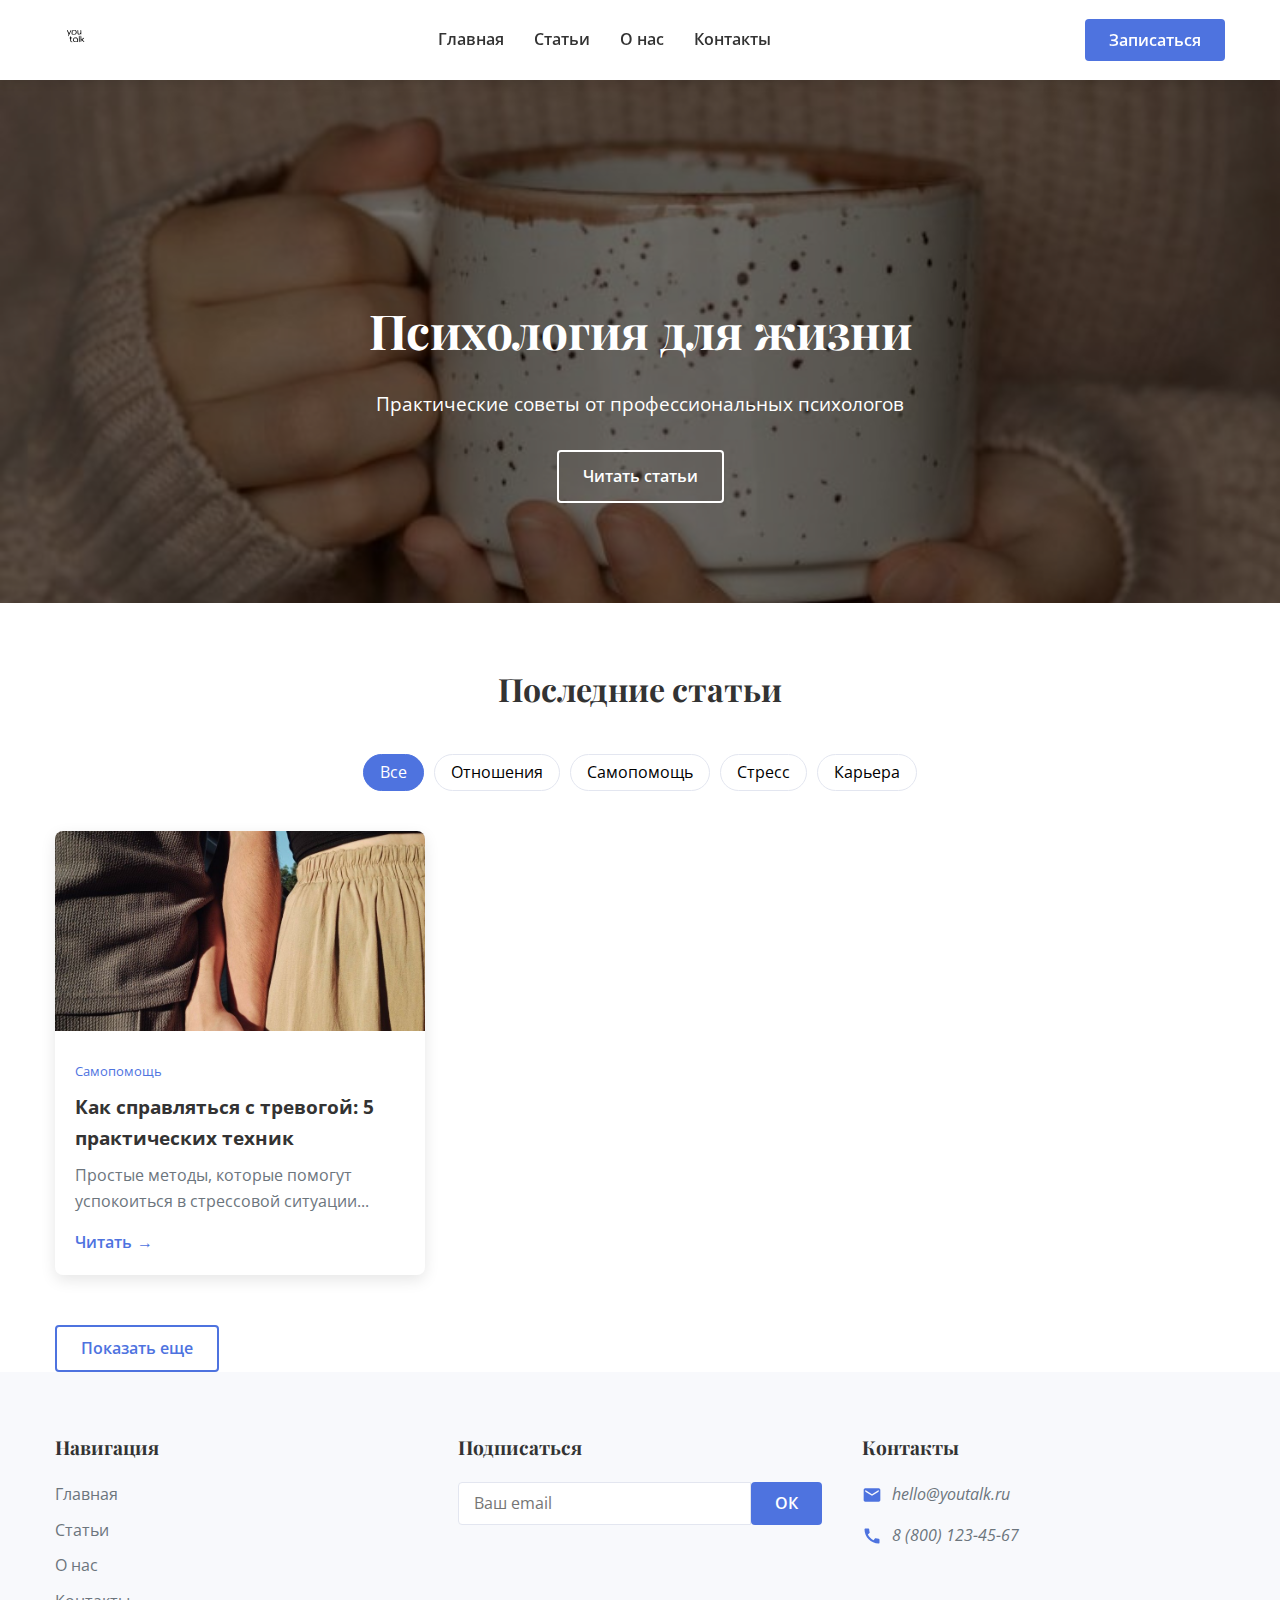
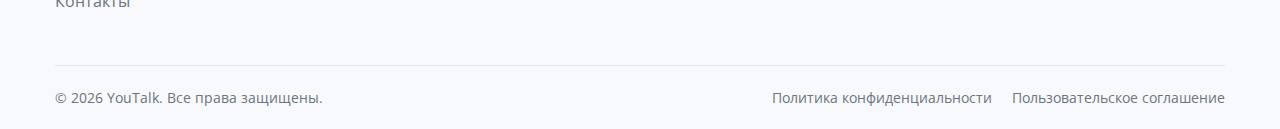
<file: index.html>
<!DOCTYPE html>
<html lang="ru">
<head>
    <meta charset="UTF-8">
    <meta name="viewport" content="width=device-width, initial-scale=1.0">
    <title>YouTalk - Блог о психологии</title>
    <link rel="stylesheet" href="css/normalize.css">
    <link rel="stylesheet" href="css/style.css">
    <link rel="preconnect" href="https://fonts.googleapis.com">
    <link rel="preconnect" href="https://fonts.gstatic.com" crossorigin>
    <link href="https://fonts.googleapis.com/css2?family=Open+Sans:wght@400;600;700&family=Playfair+Display:wght@700&display=swap" rel="stylesheet">
</head>
<body>
<header class="header">
    <div class="container header__container">
        <a href="index.html" class="logo">
            <img src="img/logo.svg" alt="YouTalk" class="logo__img">
        </a>

        <nav class="nav">
            <ul class="nav__list">
                <li class="nav__item"><a href="#" class="nav__link">Главная</a></li>
                <li class="nav__item"><a href="#" class="nav__link">Статьи</a></li>
                <li class="nav__item"><a href="#" class="nav__link">О нас</a></li>
                <li class="nav__item"><a href="#" class="nav__link">Контакты</a></li>
            </ul>
        </nav>

        <button class="button button--primary">Записаться</button>

        <button class="menu-button">
            <svg class="menu-button__icon">
                <use xlink:href="icons/sprite.svg#menu"></use>
            </svg>
        </button>
    </div>
</header>

<main class="main">
    <section class="hero">
        <div class="container hero__container">
            <h1 class="hero__title">Психология для жизни</h1>
            <p class="hero__text">Практические советы от профессиональных психологов</p>
            <a href="#" class="button button--secondary">Читать статьи</a>
        </div>
    </section>

    <section class="articles">
        <div class="container">
            <h2 class="section-title">Последние статьи</h2>

            <div class="tags">
                <button class="tags__item tags__item--active">Все</button>
                <button class="tags__item">Отношения</button>
                <button class="tags__item">Самопомощь</button>
                <button class="tags__item">Стресс</button>
                <button class="tags__item">Карьера</button>
            </div>

            <div class="articles-grid">
                <article class="article-card">
                    <img src="img/article1.jpg" alt="Как справляться с тревогой" class="article-card__img">
                    <div class="article-card__content">
                        <span class="article-card__category">Самопомощь</span>
                        <h3 class="article-card__title">Как справляться с тревогой: 5 практических техник</h3>
                        <p class="article-card__excerpt">Простые методы, которые помогут успокоиться в стрессовой ситуации...</p>
                        <a href="article.html" class="article-card__link">Читать</a>
                    </div>
                </article>

            </div>

            <div class="articles__more">
                <button class="button button--outline">Показать еще</button>
            </div>
        </div>
    </section>
</main>

<footer class="footer">
    <div class="container">
        <div class="footer__top">
            <div class="footer__col">
                <h3 class="footer__title">Навигация</h3>
                <ul class="footer__nav">
                    <li><a href="#" class="footer__link">Главная</a></li>
                    <li><a href="#" class="footer__link">Статьи</a></li>
                    <li><a href="#" class="footer__link">О нас</a></li>
                    <li><a href="#" class="footer__link">Контакты</a></li>
                </ul>
            </div>

            <div class="footer__col">
                <h3 class="footer__title">Подписаться</h3>
                <form class="subscribe-form">
                    <input type="email" placeholder="Ваш email" class="subscribe-form__input">
                    <button type="submit" class="button button--primary">ОК</button>
                </form>
            </div>

            <div class="footer__col">
                <h3 class="footer__title">Контакты</h3>
                <address class="footer__contacts">
                    <a href="mailto:hello@youtalk.ru" class="footer__contact">
                        <svg class="footer__contact-icon">
                            <use xlink:href="icons/sprite.svg#email"></use>
                        </svg>
                        hello@youtalk.ru
                    </a>
                    <a href="tel:+78001234567" class="footer__contact">
                        <svg class="footer__contact-icon">
                            <use xlink:href="icons/sprite.svg#phone"></use>
                        </svg>
                        8 (800) 123-45-67
                    </a>
                </address>
            </div>
        </div>

        <div class="footer__bottom">
            <p class="footer__copyright">© 2023 YouTalk. Все права защищены.</p>
            <div class="footer__legal">
                <a href="#" class="footer__legal-link">Политика конфиденциальности</a>
                <a href="#" class="footer__legal-link">Пользовательское соглашение</a>
            </div>
        </div>
    </div>
</footer>

<script src="js/script.js"></script>
</body>
</html>
</file>
<file: css/style.css>
:root {
    --primary: #4e73df;
    --primary-hover: #3a5ccc;
    --secondary: #f8f9fc;
    --text: #333333;
    --text-light: #6c757d;
    --background: #ffffff;
    --border: #e3e6f0;
}

* {
    box-sizing: border-box;
    margin: 0;
    padding: 0;
}

body {
    font-family: 'Open Sans', sans-serif;
    color: var(--text);
    line-height: 1.6;
    background-color: var(--background);
}

.container {
    width: 100%;
    max-width: 1200px;
    margin: 0 auto;
    padding: 0 15px;
}

/* Header */
.header {
    position: fixed;
    top: 0;
    left: 0;
    width: 100%;
    background-color: var(--background);
    box-shadow: 0 2px 10px rgba(0, 0, 0, 0.1);
    z-index: 1000;
}

.header__container {
    display: flex;
    align-items: center;
    justify-content: space-between;
    height: 80px;
}

.logo__img {
    height: 40px;
}

.nav__list {
    display: flex;
    list-style: none;
}

.nav__item {
    margin-left: 30px;
}

.nav__link {
    text-decoration: none;
    color: var(--text);
    font-weight: 600;
    transition: color 0.3s;
}

.nav__link:hover {
    color: var(--primary);
}

.menu-button {
    display: none;
    background: none;
    border: none;
    cursor: pointer;
}

/* Hero section */
.hero {
    background: linear-gradient(rgba(0, 0, 0, 0.5), rgba(0, 0, 0, 0.5)), url('../img/hero-bg.jpg') no-repeat center center;
    background-size: cover;
    color: white;
    padding: 180px 0 100px;
    margin-top: 80px;
    text-align: center;
}

.hero__title {
    font-family: 'Playfair Display', serif;
    font-size: 3rem;
    margin-bottom: 20px;
}

.hero__text {
    font-size: 1.2rem;
    max-width: 700px;
    margin: 0 auto 30px;
}

/* Articles section */
.section-title {
    font-family: 'Playfair Display', serif;
    font-size: 2rem;
    text-align: center;
    margin: 60px 0 40px;
}

.tags {
    display: flex;
    justify-content: center;
    flex-wrap: wrap;
    gap: 10px;
    margin-bottom: 40px;
}

.tags__item {
    padding: 8px 16px;
    border: 1px solid var(--border);
    border-radius: 20px;
    background: none;
    cursor: pointer;
    transition: all 0.3s;
}

.tags__item:hover, .tags__item--active {
    background-color: var(--primary);
    color: white;
    border-color: var(--primary);
}

.articles-grid {
    display: grid;
    grid-template-columns: repeat(3, 1fr);
    gap: 30px;
    margin-bottom: 50px;
}

.article-card {
    border-radius: 8px;
    overflow: hidden;
    box-shadow: 0 5px 15px rgba(0, 0, 0, 0.1);
    transition: transform 0.3s;
}

.article-card:hover {
    transform: translateY(-5px);
}

.article-card__img {
    width: 100%;
    height: 200px;
    object-fit: cover;
}

.article-card__content {
    padding: 20px;
}

.article-card__category {
    display: inline-block;
    font-size: 0.8rem;
    color: var(--primary);
    margin-bottom: 10px;
}

.article-card__title {
    font-size: 1.2rem;
    margin-bottom: 10px;
}

.article-card__excerpt {
    color: var(--text-light);
    margin-bottom: 15px;
}

.article-card__link {
    color: var(--primary);
    text-decoration: none;
    font-weight: 600;
    display: inline-flex;
    align-items: center;
}

.article-card__link::after {
    content: '→';
    margin-left: 5px;
    transition: margin-left 0.3s;
}

.article-card__link:hover::after {
    margin-left: 10px;
}

/* Footer */
.footer {
    background-color: #f8f9fc;
    padding: 60px 0 20px;
}

.footer__top {
    display: grid;
    grid-template-columns: repeat(3, 1fr);
    gap: 40px;
    margin-bottom: 40px;
}

.footer__title {
    font-family: 'Playfair Display', serif;
    font-size: 1.2rem;
    margin-bottom: 20px;
}

.footer__nav {
    list-style: none;
}

.footer__link {
    display: block;
    margin-bottom: 10px;
    color: var(--text-light);
    text-decoration: none;
    transition: color 0.3s;
}

.footer__link:hover {
    color: var(--primary);
}

.subscribe-form {
    display: flex;
}

.subscribe-form__input {
    flex-grow: 1;
    padding: 10px 15px;
    border: 1px solid var(--border);
    border-radius: 4px 0 0 4px;
    outline: none;
}

.footer__contact {
    display: flex;
    align-items: center;
    margin-bottom: 15px;
    color: var(--text-light);
    text-decoration: none;
}

.footer__contact-icon {
    width: 20px;
    height: 20px;
    margin-right: 10px;
    fill: var(--primary);
}

.footer__bottom {
    border-top: 1px solid var(--border);
    padding-top: 20px;
    display: flex;
    justify-content: space-between;
    align-items: center;
}

.footer__copyright {
    color: var(--text-light);
    font-size: 0.9rem;
}

.footer__legal {
    display: flex;
    gap: 20px;
}

.footer__legal-link {
    color: var(--text-light);
    font-size: 0.9rem;
    text-decoration: none;
}

/* Article page styles */
.article__header {
    text-align: center;
    margin-bottom: 40px;
}

.article__category {
    display: inline-block;
    padding: 5px 15px;
    background-color: var(--primary);
    color: white;
    border-radius: 4px;
    margin-bottom: 15px;
}

.article__title {
    font-family: 'Playfair Display', serif;
    font-size: 2.5rem;
    margin-bottom: 20px;
}

.article__meta {
    display: flex;
    justify-content: center;
    gap: 20px;
    color: var(--text-light);
    margin-bottom: 30px;
}

.article__image {
    width: 100%;
    max-height: 500px;
    object-fit: cover;
    border-radius: 8px;
    margin-bottom: 30px;
}

.article__subtitle {
    font-family: 'Playfair Display', serif;
    font-size: 1.8rem;
    margin: 30px 0 20px;
}

.article__list {
    margin: 20px 0 20px 30px;
}

.article__share {
    display: flex;
    align-items: center;
    margin: 50px 0;
    padding: 20px 0;
    border-top: 1px solid var(--border);
    border-bottom: 1px solid var(--border);
}

.article__share-text {
    margin-right: 20px;
    font-weight: 600;
}

.social-links {
    display: flex;
    gap: 15px;
}

.social-links__icon {
    width: 24px;
    height: 24px;
    fill: var(--text-light);
    transition: fill 0.3s;
}

.social-links__item:hover .social-links__icon {
    fill: var(--primary);
}

/* Sidebar */
.sidebar {
    background-color: var(--secondary);
    padding: 60px 0;
}

.author-card {
    text-align: center;
    margin-bottom: 40px;
}

.author-card__img {
    width: 100px;
    height: 100px;
    border-radius: 50%;
    object-fit: cover;
    margin-bottom: 15px;
}

.author-card__name {
    font-size: 1.2rem;
    margin-bottom: 10px;
}

.sidebar-article {
    display: block;
    padding: 15px 0;
    border-bottom: 1px solid var(--border);
    text-decoration: none;
    color: var(--text);
}

.sidebar-article:last-child {
    border-bottom: none;
}

.sidebar-article__title {
    font-size: 1rem;
    margin-bottom: 5px;
}

.sidebar-article__category {
    font-size: 0.8rem;
    color: var(--primary);
}

/* Buttons */
.button {
    display: inline-block;
    padding: 12px 24px;
    border-radius: 4px;
    font-weight: 600;
    text-decoration: none;
    cursor: pointer;
    transition: all 0.3s;
}

.button--primary {
    background-color: var(--primary);
    color: white;
    border: none;
}

.button--primary:hover {
    background-color: var(--primary-hover);
}

.button--secondary {
    background-color: transparent;
    color: white;
    border: 2px solid white;
}

.button--secondary:hover {
    background-color: rgba(255, 255, 255, 0.1);
}

.button--outline {
    background-color: transparent;
    color: var(--primary);
    border: 2px solid var(--primary);
}

.button--outline:hover {
    background-color: var(--primary);
    color: white;
}

/* Responsive styles */
@media (max-width: 992px) {
    .articles-grid {
        grid-template-columns: repeat(2, 1fr);
    }

    .footer__top {
        grid-template-columns: repeat(2, 1fr);
    }
}

@media (max-width: 768px) {
    .nav {
        display: none;
    }

    .menu-button {
        display: block;
    }

    .hero__title {
        font-size: 2.2rem;
    }

    .article__title {
        font-size: 2rem;
    }
}

@media (max-width: 576px) {
    .articles-grid {
        grid-template-columns: 1fr;
    }

    .footer__top {
        grid-template-columns: 1fr;
    }

    .footer__bottom {
        flex-direction: column;
        gap: 15px;
    }

    .article__meta {
        flex-direction: column;
        gap: 5px;
    }

    .article__share {
        flex-direction: column;
        align-items: flex-start;
        gap: 15px;
    }
}
</file>
